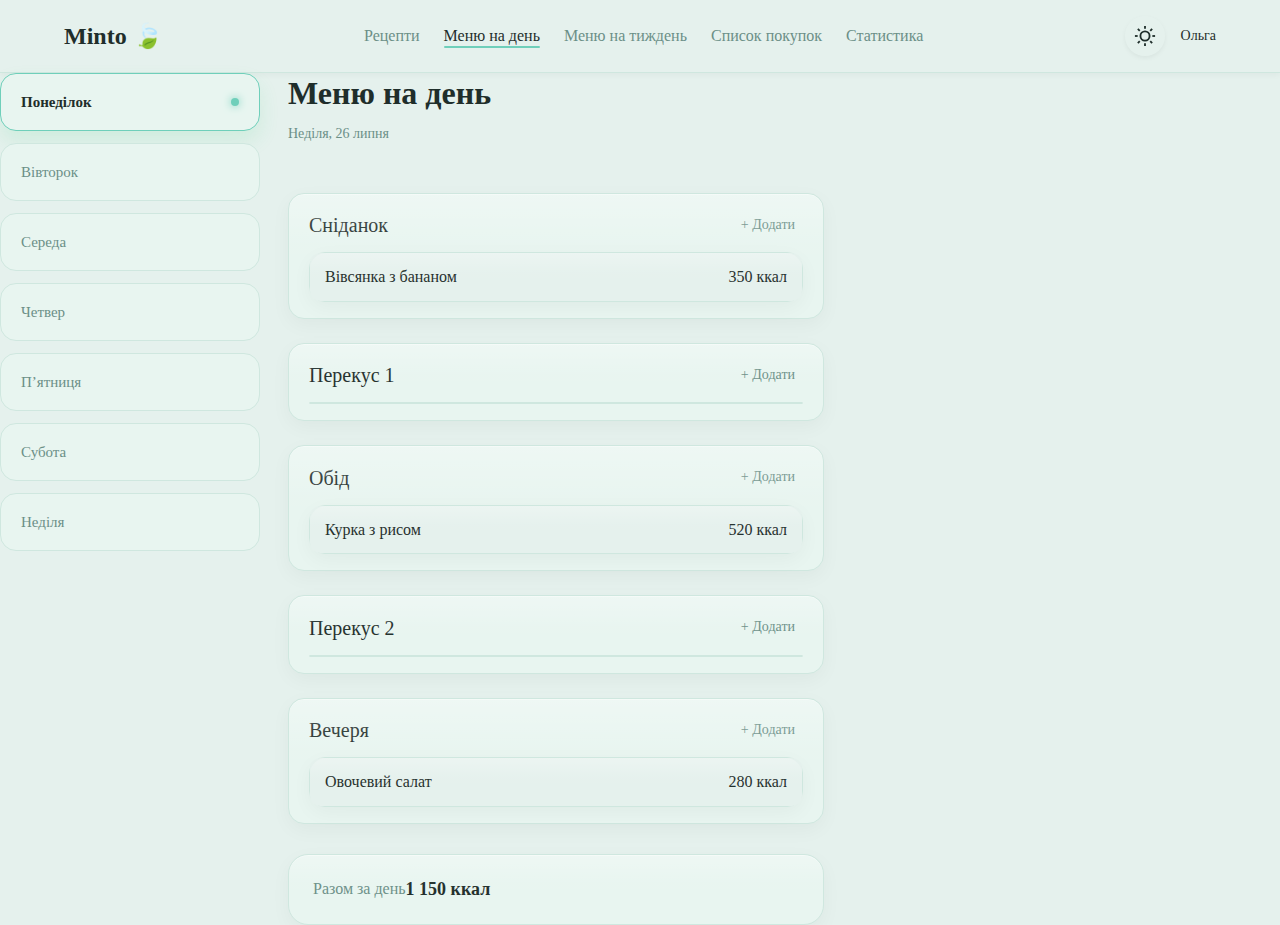
<file: index.html>
<!DOCTYPE html>
<html lang="uk">
  <head>
    <meta charset="UTF-8" />
    <meta name="viewport" content="width=device-width, initial-scale=1.0" />
    <title>Minto — Меню на день</title>

    <script>
      (function () {
        const theme = localStorage.getItem('theme');
        if (theme === 'dark') {
          document.documentElement.setAttribute('data-theme', 'dark');
        }
      })();
    </script>

    <link rel="stylesheet" href="./css/main.css" />
  </head>

  <body class="page">
    <!-- ================= HEADER ================= -->
    <header class="header">
      <div class="header__container">
        <div class="header__brand">
          <span class="header__logo">Minto 🍃</span>
        </div>

        <nav class="header__nav">
          <ul class="header__nav-list">
            <li class="header__nav-item">
              <a href="#" class="header__nav-link">Рецепти</a>
            </li>
            <li class="header__nav-item">
              <a href="#" class="header__nav-link header__nav-link--active"> Меню на день </a>
            </li>
            <li class="header__nav-item">
              <a href="#" class="header__nav-link">Меню на тиждень</a>
            </li>
            <li class="header__nav-item">
              <a href="#" class="header__nav-link">Список покупок</a>
            </li>
            <li class="header__nav-item">
              <a href="#" class="header__nav-link">Статистика</a>
            </li>
          </ul>
        </nav>

        <div class="header__actions">
          <button class="theme-toggle" type="button" aria-label="Змінити тему">
            <svg class="icon icon-sun" viewBox="0 0 24 24" aria-hidden="true">
              <circle cx="12" cy="12" r="5" />
              <g>
                <line x1="12" y1="1" x2="12" y2="4" />
                <line x1="12" y1="20" x2="12" y2="23" />
                <line x1="1" y1="12" x2="4" y2="12" />
                <line x1="20" y1="12" x2="23" y2="12" />
                <line x1="4.2" y1="4.2" x2="6.3" y2="6.3" />
                <line x1="17.7" y1="17.7" x2="19.8" y2="19.8" />
                <line x1="4.2" y1="19.8" x2="6.3" y2="17.7" />
                <line x1="17.7" y1="6.3" x2="19.8" y2="4.2" />
              </g>
            </svg>

            <svg class="icon icon-moon" viewBox="0 0 24 24" aria-hidden="true">
              <path d="M21 12.8A9 9 0 1111.2 3a7 7 0 009.8 9.8z" />
            </svg>
          </button>

          <div class="header__profile">
            <span class="header__profile-name">Ольга</span>
          </div>
        </div>
      </div>
    </header>

    <!-- ================= LAYOUT ================= -->
    <div class="layout">
      <!-- ============== SIDEBAR ================= -->
      <aside class="sidebar">
        <nav class="sidebar__nav">
          <ul class="sidebar__days">
            <li class="sidebar__day">
              <button class="sidebar__day-btn" data-day="monday" aria-current="true">
                Понеділок
              </button>
            </li>
            <li class="sidebar__day">
              <button class="sidebar__day-btn" data-day="tuesday">Вівторок</button>
            </li>
            <li class="sidebar__day">
              <button class="sidebar__day-btn" data-day="wednesday">Середа</button>
            </li>
            <li class="sidebar__day">
              <button class="sidebar__day-btn" data-day="thursday">Четвер</button>
            </li>
            <li class="sidebar__day">
              <button class="sidebar__day-btn" data-day="friday">Пʼятниця</button>
            </li>
            <li class="sidebar__day">
              <button class="sidebar__day-btn" data-day="saturday">Субота</button>
            </li>
            <li class="sidebar__day">
              <button class="sidebar__day-btn" data-day="sunday">Неділя</button>
            </li>
          </ul>
        </nav>
      </aside>

      <!-- ============== MAIN ==================== -->
      <main class="main">
        <!-- ===== PAGE HEADER ===== -->
        <section class="day-header">
          <h1 class="day-header__title">Меню на день</h1>
          <p class="day-header__date" id="dayDate">Понеділок</p>
        </section>

        <!-- ===== DAY MENU ===== -->
        <section class="day-menu" id="dayMenu">
          <!-- BREAKFAST -->
          <article class="meal meal--breakfast" data-meal="breakfast">
            <div class="meal__header">
              <h2 class="meal__title">Сніданок</h2>
              <button class="meal__add-button" type="button" data-meal="breakfast">+ Додати</button>
            </div>

            <ul class="meal__recipes">
              <li class="meal__recipe">
                <span class="meal__recipe-name">Вівсянка з бананом</span>
                <span class="meal__recipe-kcal">350 ккал</span>
              </li>
            </ul>
          </article>

          <!-- SNACK 1 -->
          <article class="meal meal--snack" data-meal="snack1">
            <div class="meal__header">
              <h2 class="meal__title">Перекус 1</h2>
              <button class="meal__add-button" type="button" data-meal="snack1">+ Додати</button>
            </div>

            <ul class="meal__recipes"></ul>
          </article>

          <!-- LUNCH -->
          <article class="meal meal--lunch" data-meal="lunch">
            <div class="meal__header">
              <h2 class="meal__title">Обід</h2>
              <button class="meal__add-button" type="button" data-meal="lunch">+ Додати</button>
            </div>

            <ul class="meal__recipes">
              <li class="meal__recipe">
                <span class="meal__recipe-name">Курка з рисом</span>
                <span class="meal__recipe-kcal">520 ккал</span>
              </li>
            </ul>
          </article>

          <!-- SNACK 2 -->
          <article class="meal meal--snack" data-meal="snack2">
            <div class="meal__header">
              <h2 class="meal__title">Перекус 2</h2>
              <button class="meal__add-button" type="button" data-meal="snack2">+ Додати</button>
            </div>

            <ul class="meal__recipes"></ul>
          </article>

          <!-- DINNER -->
          <article class="meal meal--dinner" data-meal="dinner">
            <div class="meal__header">
              <h2 class="meal__title">Вечеря</h2>
              <button class="meal__add-button" type="button" data-meal="dinner">+ Додати</button>
            </div>

            <ul class="meal__recipes">
              <li class="meal__recipe">
                <span class="meal__recipe-name">Овочевий салат</span>
                <span class="meal__recipe-kcal">280 ккал</span>
              </li>
            </ul>
          </article>
        </section>

        <!-- ===== DAY SUMMARY ===== -->
        <section class="day-summary">
          <div class="day-summary__item">
            <span class="day-summary__label">Разом за день</span>
            <span class="day-summary__value">1 150 ккал</span>
          </div>
        </section>
      </main>
    </div>
    <script src="js/day-data.js"></script>
    <script src="js/meals.js"></script>
    <script type="module" src="js/sidebar-days.js"></script>
    <script src="js/theme-toggle.js"></script>
  </body>
</html>
</file>
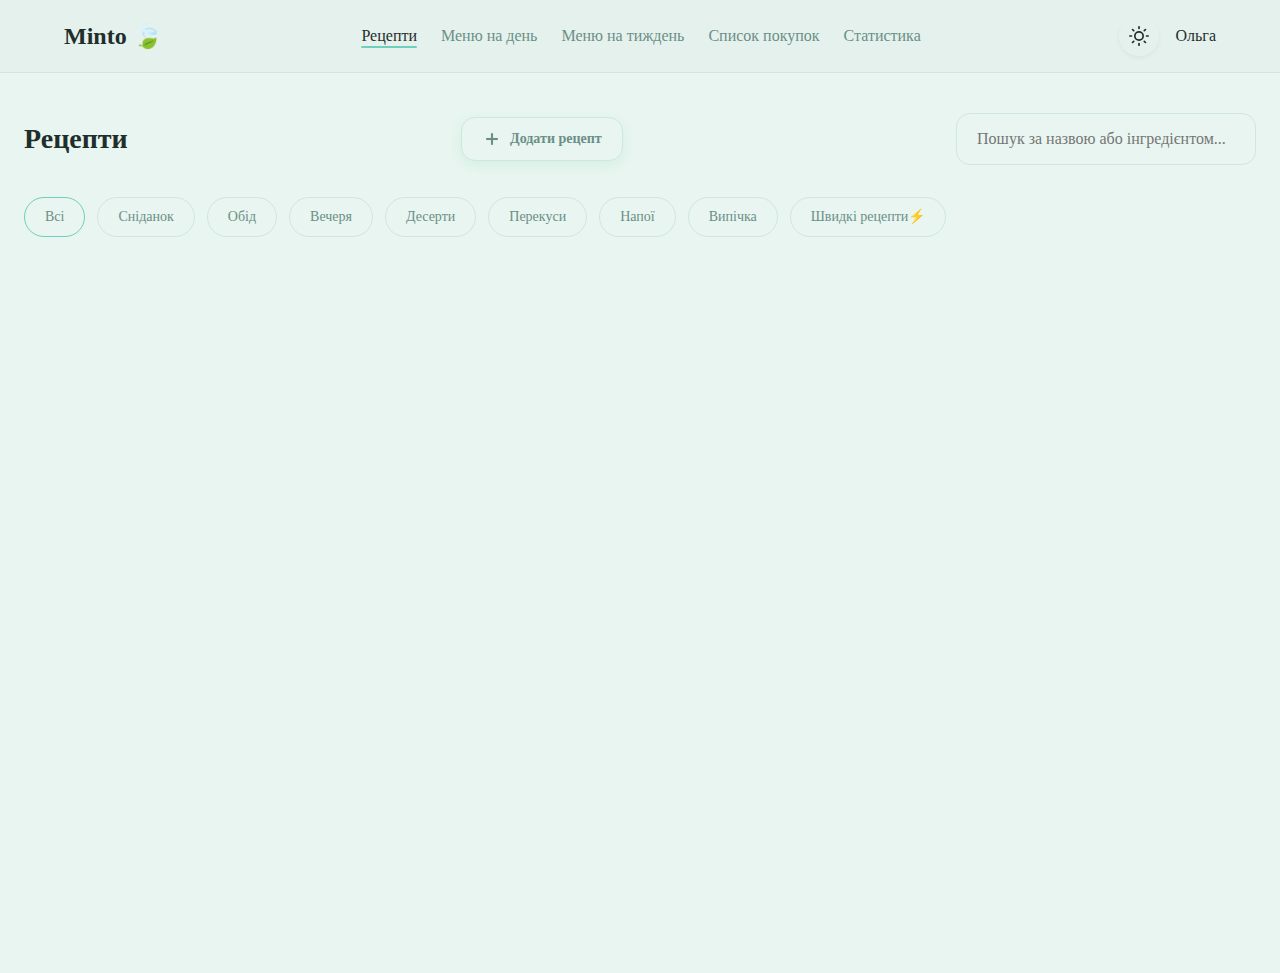
<file: recipes.html>
<!doctype html>
<html lang="uk">
  <head>
    <meta charset="UTF-8" />
    <meta name="viewport" content="width=device-width, initial-scale=1.0" />
    <title>Рецепти</title>

    <script>
      (function () {
        const theme = localStorage.getItem('theme');
        if (theme === 'dark') {
          document.documentElement.setAttribute('data-theme', 'dark');
        }
      })();
    </script>

    <link rel="stylesheet" href="./css/main.css" />
  </head>

  <body class="page">
    <header class="header">
      <div class="header__container">
        <a href="index.html" class="header__logo">Minto 🍃</a>

        <nav class="header__nav">
          <ul class="header__nav-list">
            <li>
              <a href="recipes.html" class="header__nav-link header__nav-link--active">Рецепти</a>
            </li>
            <li>
              <a href="index.html" class="header__nav-link">Меню на день</a>
            </li>
            <li><a href="#" class="header__nav-link">Меню на тиждень</a></li>
            <li><a href="#" class="header__nav-link">Список покупок</a></li>
            <li><a href="#" class="header__nav-link">Статистика</a></li>
          </ul>
        </nav>

        <div class="header__actions">
          <button class="theme-toggle" type="button" aria-label="Змінити тему">
            <svg
              class="sun-icon"
              xmlns="http://www.w3.org/2000/svg"
              width="20"
              height="20"
              viewBox="0 0 24 24"
              fill="none"
              stroke="currentColor"
              stroke-width="2"
              stroke-linecap="round"
              stroke-linejoin="round">
              <circle cx="12" cy="12" r="5"></circle>
              <line x1="12" y1="1" x2="12" y2="3"></line>
              <line x1="12" y1="21" x2="12" y2="23"></line>
              <line x1="4.22" y1="4.22" x2="5.64" y2="5.64"></line>
              <line x1="18.36" y1="18.36" x2="19.78" y2="19.78"></line>
              <line x1="1" y1="12" x2="3" y2="12"></line>
              <line x1="21" y1="12" x2="23" y2="12"></line>
              <line x1="4.22" y1="19.78" x2="5.64" y2="18.36"></line>
              <line x1="18.36" y1="5.64" x2="19.78" y2="4.22"></line>
            </svg>
            <svg
              class="moon-icon"
              xmlns="http://www.w3.org/2000/svg"
              width="20"
              height="20"
              viewBox="0 0 24 24"
              fill="none"
              stroke="currentColor"
              stroke-width="2"
              stroke-linecap="round"
              stroke-linejoin="round">
              <path d="M21 12.79A9 9 0 1 1 11.21 3 7 7 0 0 0 21 12.79z" />
            </svg>
          </button>
          <a href="profile.html" class="header__profile-name">Ольга</a>
        </div>
      </div>
    </header>

    <main class="recipe-page">
      <div class="container">
        <header class="recipe-page__intro">
          <h1 class="recipe-page__title">Рецепти</h1>
          <div class="recipe-page__actions">
            <button class="btn-add-recipe" id="open-add-modal">
              <svg
                width="20"
                height="20"
                viewBox="0 0 24 24"
                fill="none"
                stroke="currentColor"
                stroke-width="2.5">
                <line x1="12" y1="5" x2="12" y2="19"></line>
                <line x1="5" y1="12" x2="19" y2="12"></line>
              </svg>
              <span>Додати рецепт</span>
            </button>
          </div>
          <div class="recipe-page__search">
            <input
              type="text"
              class="recipe-page__search-input"
              placeholder="Пошук за назвою або інгредієнтом..." />
          </div>
        </header>

        <nav class="recipe-filters">
          <div class="recipe-filters__group">
            <div class="recipe-filters__list">
              <button class="recipe-filters__item recipe-filters__item--active" data-category="all">
                Всі
              </button>
              <button class="recipe-filters__item" data-category="breakfast">Сніданок</button>
              <button class="recipe-filters__item" data-category="lunch">Обід</button>
              <button class="recipe-filters__item" data-category="dinner">Вечеря</button>
              <button class="recipe-filters__item" data-category="dessert">Десерти</button>
              <button class="recipe-filters__item" data-category="snack">Перекуси</button>
              <button class="recipe-filters__item" data-category="drinks">Напої</button>
              <button class="recipe-filters__item" data-category="bakery">Випічка</button>
              <button class="recipe-filters__item" data-category="fast">Швидкі рецепти⚡️</button>
            </div>
          </div>
        </nav>

        <div class="recipe-grid" id="recipe-container"></div>
      </div>
    </main>

    <div class="modal-overlay" id="add-recipe-modal">
      <div class="modal-card">
        <button class="modal-card__close" id="close-modal">&times;</button>

        <div id="initial-options-view">
          <div class="modal-card__header">
            <h2>Створити магію ✨</h2>
            <p>Оцифруйте скриншот або запишіть власну ідею</p>
          </div>

          <div class="modal-card__options">
            <label class="option-card option-card--ai" for="ai-upload">
              <input type="file" id="ai-upload" accept="image/*" hidden />
              <div class="option-card__icon">📸</div>
              <div class="option-card__info">
                <h3>Завантажити скриншот</h3>
                <p>ШІ сам розпізнає текст та інгредієнти</p>
              </div>
            </label>

            <button class="option-card" id="manual-entry-btn" type="button">
              <div class="option-card__icon">✍️</div>
              <div class="option-card__info">
                <h3>Ввести вручну</h3>
                <p>Створіть рецепт з нуля самостійно</p>
              </div>
            </button>
          </div>
        </div>

        <div id="recipe-preview-form" style="display: none">
          <div class="modal-card__header">
            <h2>Додати рецепт</h2>
            <p>Перевір дані перед збереженням</p>
          </div>

          <form class="preview-form" id="main-recipe-form">
            <div class="form-group">
              <label for="prev-name">Назва страви</label>
              <input
                type="text"
                id="prev-name"
                required
                placeholder="Наприклад: Вівсянка з ягодами" />
            </div>

            <div class="form-row" style="display: flex; gap: 15px">
              <div class="form-group" style="flex: 1">
                <label for="prev-calories">Ккал</label>
                <input type="number" id="prev-calories" placeholder="320" />
              </div>
              <div class="form-group" style="flex: 1">
                <label for="prev-category">Категорія</label>
                <select id="prev-category">
                  <option value="breakfast">Сніданок</option>
                  <option value="lunch">Обід</option>
                  <option value="dinner">Вечеря</option>
                  <option value="snack">Перекус</option>
                  <option value="dessert">Десерт</option>
                  <option value="drinks">Напої</option>
                  <option value="bakery">Випічка</option>
                  <option value="fast">Швидкі рецепти⚡️</option>
                </select>
              </div>
            </div>

            <div class="form-group">
              <label for="prev-ingredients"
                >Інгредієнти (краще писати через кому: Назва, Кількість)</label
              >
              <textarea
                id="prev-ingredients"
                placeholder="Вівсянка, 50г&#10;Молоко, 100мл"></textarea>
            </div>

            <div class="form-group">
              <label for="prev-steps">Спосіб приготування</label>
              <textarea id="prev-steps" placeholder="1. Змішайте...&#10;2. Запікайте..."></textarea>
            </div>

            <div class="modal-card__actions">
              <button type="button" class="btn-secondary" id="cancel-preview">Скасувати</button>
              <button type="submit" class="btn-primary" id="save-recipe-btn">
                Зберегти рецепт 🥗
              </button>
            </div>
          </form>
        </div>
      </div>
    </div>

    <div id="confirm-modal" class="modal-overlay">
      <div class="modal-card confirm-box">
        <h3>Видалити рецепт?</h3>
        <p>Цю дію неможливо буде скасувати.</p>
        <div class="confirm-btns">
          <button id="confirm-yes" class="btn-confirm btn-danger">Так, видалити</button>
          <button id="confirm-no" class="btn-confirm btn-secondary">Скасувати</button>
        </div>
      </div>
    </div>
    <div id="view-recipe-modal" class="modal-overlay">
      <div class="modal-card recipe-detail">
        <button class="modal-card__close" id="close-view-modal">&times;</button>

        <div class="recipe-detail__header">
          <h2 id="view-title">Назва рецепта</h2>
          <div class="recipe-detail__tags" id="view-tags"></div>
        </div>
        <div class="recipe-view__actions">
          <button class="btn-primary" id="edit-recipe-btn">Редагувати рецепт ✏️</button>
        </div>
        <div class="recipe-rating">
          <span class="star" data-value="1">★</span>
          <span class="star" data-value="2">★</span>
          <span class="star" data-value="3">★</span>
          <span class="star" data-value="4">☆</span>
          <span class="star" data-value="5">☆</span>
          <span class="rating-value">3.0</span>
        </div>

        <div class="nutrition-summary">
          <div class="nutrition-item">
            <span class="nutrition-val" id="view-calories">0</span>
            <span class="nutrition-label">ккал</span>
          </div>
          <div class="nutrition-divider"></div>
          <div class="nutrition-item">
            <span class="nutrition-val" id="view-proteins">0</span>
            <span class="nutrition-label">Білки</span>
          </div>
          <div class="nutrition-item">
            <span class="nutrition-val" id="view-carbs">0</span>
            <span class="nutrition-label">Вугл.</span>
          </div>
          <div class="nutrition-item">
            <span class="nutrition-val" id="view-fats">0</span>
            <span class="nutrition-label">Жири</span>
          </div>
        </div>

        <div class="recipe-detail__body">
          <section class="recipe-section">
            <h3><span class="icon">🌱</span> Інгредієнти</h3>
            <ul id="view-ingredients-list" class="ingredients-list"></ul>
          </section>

          <section class="recipe-section">
            <h3><span class="icon">👨‍🍳</span> Спосіб приготування</h3>
            <div id="view-steps" class="steps-content"></div>
          </section>

          <section class="recipe-section recipe-section--notes">
            <h3><span class="icon">📝</span> Мої нотатки</h3>
            <textarea id="view-notes" placeholder="Додай свої зауваження до рецепта..."></textarea>
            <button id="save-notes-btn" class="btn-save-mini">Зберегти нотатку</button>
          </section>
        </div>
      </div>
    </div>

    <script src="js/add-recipe.js"></script>
    <script src="js/theme-toggle.js"></script>
  </body>
</html>
</file>
<file: css/main.css>
@charset "UTF-8";
/* =====================================================
   1. SETTINGS / TOKENS
   (не генерує CSS або генерує мінімум)
   ===================================================== */
@import url("https://fonts.googleapis.com/css2?family=EB+Garamond:wght@500;600&family=Inter:wght@400;500&family=Vollkorn:ital,wght@0,400;0,700;1,400&display=swap");
:root {
  /* Backgrounds */
  --color-bg-primary: #e5f1ed;
  --color-bg-secondary: #e8f5f0;
  --color-bg-sidebar: #dff1eb;
  --color-bg-hover: rgba(111, 207, 186, 0.12);
  /* Surface */
  --color-surface: #e8f5f0;
  /* Accent (МʼЯТНИЙ, НЕ СИНІЙ) */
  --color-accent: #6fcfba;
  --color-accent-hover: #5cbda8;
  --color-accent-soft: rgba(111, 207, 186, 0.18);
  /* Text */
  --color-text-primary: #1f2e2b;
  --color-text-secondary: #6b8f87;
  --color-text-inverse: #ffffff;
  /* Border */
  --color-border: #cfe7df;
}

[data-theme=dark] {
  --color-bg-primary: #0f1f1b;
  --color-bg-secondary: #162e28;
  --color-bg-sidebar: #122722;
  --color-bg-hover: rgba(111, 207, 186, 0.12);
  --color-surface: #162e28;
  --color-accent: #6fcfba;
  --color-accent-hover: #8adbc9;
  --color-accent-soft: rgba(111, 207, 186, 0.22);
  --color-text-primary: #e6f6f1;
  --color-text-secondary: #9bcfc1;
  --color-text-inverse: #0f1f1b;
  --color-border: #234a40;
}

/* =====================================================
   2. RESET + BASE
   (глобальні стилі, фон, типографія)
   ===================================================== */
/* ================= RESET ================= */
/* тільки технічний reset, без стилів */
/* ===============================
   RESET
   =============================== */
/* RESET для заголовків у layout */
/* Margin / padding reset */
*,
*::before,
*::after {
  margin: 0;
  padding: 0;
}

/* Remove default list styles */
ul,
ol {
  list-style: none;
}

/* Images behave predictably */
img,
picture,
video,
canvas,
svg {
  display: block;
  max-width: 100%;
}

/* Form elements inherit fonts */
input,
button,
textarea,
select {
  font: inherit;
}

/* Buttons */
button {
  background: none;
  border: none;
  cursor: pointer;
}

/* Links */
a {
  text-decoration: none;
  color: inherit;
}

/* Tables */
table {
  border-collapse: collapse;
  border-spacing: 0;
}

/* ===============================
   BASE
   =============================== */
/* Global box model — MUST BE HERE */
html {
  box-sizing: border-box;
  font-size: 16px;
  /* theme smoothness (НЕ transition!) */
  background-color: var(--color-bg-primary);
  color: var(--color-text-primary);
}

*,
*::before,
*::after {
  box-sizing: inherit;
}

/* Body */
body {
  min-height: 100vh;
  font-family: var(--font-body);
  font-weight: 400;
  line-height: 1.6;
  background-color: var(--color-bg-primary);
  color: var(--color-text-primary);
  -webkit-font-smoothing: antialiased;
  -moz-osx-font-smoothing: grayscale;
}

.app-bg {
  min-height: 100vh;
  background-color: var(--color-bg-primary);
}

.app-shell {
  max-width: 1320px;
  margin: 0 auto;
  padding: 0 24px;
}

/* ===============================
   HEADINGS
   =============================== */
h1,
h2,
h3,
h4,
h5,
h6 {
  font-family: var(--font-heading);
  font-weight: 600;
  line-height: 1.3;
  color: var(--color-text-primary);
}

h1 {
  font-size: 28px;
}

h2 {
  font-size: 20px;
}

h3 {
  font-size: 18px;
}

/* ===============================
   TEXT
   =============================== */
p {
  margin-bottom: 16px;
}

span {
  font: inherit;
  color: inherit;
}

small,
.text-muted {
  font-size: 14px;
  color: var(--color-text-secondary);
}

/* ===============================
   FORMS
   =============================== */
input,
select,
textarea {
  background-color: var(--color-bg-primary);
  color: var(--color-text-primary);
}

/* ===============================
   ACCESSIBILITY
   =============================== */
:focus-visible {
  outline: 2px solid var(--color-accent);
  outline-offset: 2px;
}

a {
  color: inherit;
  text-decoration: none;
}
a:hover {
  text-decoration: none;
}

/* 🟢 ВИМИКАЄМО ТІЛЬКИ КОЛІРНІ transition НА СТАРТІ */
html.no-transition,
html.no-transition * {
  transition-property: background-color, color, border-color, fill !important;
  transition-duration: 0s !important;
}

/* 🟢 Анімація ТІЛЬКИ при кліку */
html.theme-transition,
html.theme-transition * {
  transition-property: background-color, color, border-color, fill;
  transition-duration: 0.25s;
  transition-timing-function: ease;
}

/* =====================================================
   3. LAYOUTS
   (каркас сторінок)
   ===================================================== */
/* =============================================================
   GLOBAL LAYOUT — CANONICAL
   ============================================================= */
.container {
  max-width: 1320px;
  margin: 0 auto;
  padding: 0 24px;
  width: 100%;
  box-sizing: border-box;
}

.layout {
  display: grid;
  grid-template-columns: 260px minmax(520px, 1fr) 280px 120px;
  gap: 28px;
}

/* =============================================================
   PAGE WRAPPER
   ============================================================= */
.page {
  min-height: 100vh;
  background-color: var(--color-bg-primary);
  display: flex;
  flex-direction: column;
}

/* =============================================================
   THE MAGIC HEADER — ВИРІВНЮВАННЯ ВСЬОГО ПО ЛІНІЙЦІ
   ============================================================= */
.column-header {
  height: 80px; /* Залишаємо фіксовану висоту */
  margin-bottom: 24px;
  display: flex;
  flex-direction: column;
  /* 🔑 ЗМІНЕНО: Вирівнюємо по верхньому краю, а не по центру */
  justify-content: flex-start;
  align-items: center;
  /* Додаємо внутрішній відступ зверху, щоб текст не впирався в край */
  padding-top: 20px;
  text-align: center;
  box-sizing: border-box; /* Щоб padding не збільшив висоту 80px */
}

/* Прибираємо будь-які зовнішні відступи у заголовків */
.column-header h1,
.column-header h2,
.column-header h3 {
  margin: 0 !important;
  padding: 0;
  font-family: var(--font-body);
  font-size: 20px;
  font-weight: 700;
  line-height: 1.2; /* Фіксована висота рядка — це критично */
  color: var(--color-text-primary);
}

/* Дата в центральній колонці */
.column-header__meta {
  margin-top: 4px; /* Відстань ВІД заголовка ДО дати */
  font-size: 14px;
  font-weight: 500;
  color: var(--color-text-secondary);
  line-height: 1.2;
  min-height: 1.2em; /* 🔑 Резервуємо місце, навіть якщо дата ще не завантажилась */
}

/* Фікс для центральної колонки, щоб дата стояла під заголовком */
.column-header--menu {
  gap: 4px;
}

.column-header__date {
  margin: 0;
  line-height: 1.2;
  font-size: 14px;
  font-weight: 500;
  color: var(--color-text-secondary);
}

/* =============================================================
   STRUCTURE FOR EACH COLUMN
   ============================================================= */
.sidebar,
.main,
.right-sidebar,
.water-sidebar {
  display: flex;
  flex-direction: column;
  min-width: 0;
}

/* Центрування капсули води */
.water-sidebar {
  align-items: center;
}

/* =============================================================
   MAIN CONTENT COLUMN
   ============================================================= */
.main {
  width: 100%;
}

/* =============================================================
   PROFILE PAGE — LOCAL LAYOUT (SAFE)
   ============================================================= */
.profile-page {
  width: 100%;
  margin: 0;
  display: flex;
  flex-direction: column;
  gap: 32px;
  animation: fadeInPage 0.6s cubic-bezier(0.4, 0, 0.2, 1);
}

.profile-layout {
  display: grid;
  grid-template-columns: 1.1fr 0.9fr;
  gap: 56px;
  align-items: start;
  width: 100%;
  box-sizing: border-box;
}
.profile-layout__left, .profile-layout__right {
  display: flex;
  flex-direction: column;
  gap: 28px;
  min-width: 0;
}
.profile-layout__right {
  align-items: center;
}

/* =============================================================
   FADE ANIMATION
   ============================================================= */
@keyframes fadeInPage {
  from {
    opacity: 0;
    transform: translateY(16px);
  }
  to {
    opacity: 1;
    transform: translateY(0);
  }
}
/* =============================================================
   RESPONSIVE — TABLET
   ============================================================= */
@media (max-width: 1200px) {
  .layout {
    grid-template-columns: 240px minmax(0, 1fr) 240px 80px;
    gap: 20px;
  }
}
/* =============================================================
   RESPONSIVE — MOBILE
   ============================================================= */
@media (max-width: 1024px) {
  .layout {
    grid-template-columns: 1fr;
    padding: 0 16px;
  }
  .sidebar,
  .right-sidebar,
  .water-sidebar {
    display: none; /* Сайдбари ховаються на телефонах */
  }
  .profile-layout {
    grid-template-columns: 1fr;
    gap: 40px;
  }
}
/* ================= HEADER ================= */
.header {
  background-color: var(--color-bg-primary);
  border-bottom: 1px solid var(--color-border);
  box-shadow: 0 2px 6px rgba(15, 31, 27, 0.04);
}

.header__container {
  max-width: 1200px;
  margin: 0 auto;
  padding: 16px 24px;
  display: flex;
  align-items: center;
  justify-content: space-between;
}

/* ---------- BRAND ---------- */
.header__brand {
  display: flex;
  align-items: center;
}

.header__logo {
  font-family: var(--font-heading);
  font-size: 24px;
  font-weight: 600;
  color: var(--color-text-primary);
}

/* ---------- NAVIGATION ---------- */
.header__nav {
  margin: 0 32px;
}

.header__nav-list {
  display: flex;
  gap: 24px;
  list-style: none;
  margin: 0;
  padding: 0;
}

.header__nav-link {
  font-family: var(--font-body);
  font-size: 16px;
  color: var(--color-text-secondary);
  text-decoration: none;
  position: relative;
  padding-bottom: 4px;
  transition: color 0.2s ease;
}
.header__nav-link:hover, .header__nav-link:focus-visible {
  color: var(--color-text-primary);
}
.header__nav-link--active {
  color: var(--color-text-primary);
}
.header__nav-link--active::after {
  content: "";
  position: absolute;
  left: 0;
  bottom: 0;
  width: 100%;
  height: 2px;
  background-color: var(--color-accent);
  border-radius: 2px;
}

/* ---------- ACTIONS ---------- */
.header__actions {
  display: flex;
  align-items: center;
  gap: 16px;
}

.header__profile {
  font-family: var(--font-body);
  font-size: 14px;
  color: var(--color-text-primary);
}

.header__profile-name {
  font-weight: 500;
}

/* ---------- THEME TOGGLE ---------- */
.header__theme-toggle {
  display: flex;
  align-items: center;
}

/* КНОПКА */
.theme-toggle {
  width: 40px;
  height: 40px;
  display: flex;
  align-items: center;
  justify-content: center;
  background-color: var(--color-surface);
  border: 1px solid var(--color-border);
  border-radius: 50%;
  color: var(--color-text-secondary);
  cursor: pointer;
  box-shadow: 0 2px 5px rgba(0, 0, 0, 0.05);
  transition: all 0.25s ease;
}
.theme-toggle .moon-icon {
  display: none;
}
.theme-toggle .sun-icon {
  display: block;
}
.theme-toggle svg {
  transition: transform 0.4s ease;
}
.theme-toggle:hover {
  background-color: var(--color-accent-soft);
  color: var(--color-accent);
  border-color: var(--color-accent);
  transform: translateY(-1px);
}
.theme-toggle:hover svg {
  transform: rotate(15deg);
}
.theme-toggle:active {
  transform: translateY(0);
}

/* ---------- DARK THEME ---------- */
[data-theme=dark] .theme-toggle .sun-icon {
  display: none;
}
[data-theme=dark] .theme-toggle .moon-icon {
  display: block;
  color: var(--color-accent);
}

/* =============================================================
   LEFT SIDEBAR — ДНІ ТИЖНЯ
   ============================================================= */
.sidebar {
  padding: 0 0 16px;
  background-color: transparent;
  box-sizing: border-box;
}

.sidebar__days {
  list-style: none;
  margin: 0;
  padding: 0;
  display: flex;
  flex-direction: column;
  gap: 12px;
}

.sidebar__day-btn {
  width: 100%;
  display: flex;
  justify-content: space-between;
  align-items: center;
  padding: 16px 20px;
  font-family: var(--font-body);
  font-size: 15px;
  font-weight: 500;
  color: var(--color-text-secondary);
  background: var(--color-surface);
  border-radius: 16px;
  border: 1px solid var(--color-border);
  cursor: pointer;
  transition: all 0.3s ease;
}

.sidebar__day-btn:hover {
  color: var(--color-text-primary);
  border-color: var(--color-accent-soft);
  transform: translateY(-2px);
  box-shadow: 0 8px 16px rgba(0, 0, 0, 0.05);
}

.sidebar__day-btn[aria-current=true] {
  color: var(--color-text-primary);
  font-weight: 600;
  border-color: var(--color-accent);
  box-shadow: 0 10px 20px rgba(46, 204, 113, 0.12);
}

.sidebar__day-btn[aria-current=true]::after {
  content: "";
  width: 8px;
  height: 8px;
  border-radius: 50%;
  background: var(--color-accent);
  box-shadow: 0 0 8px var(--color-accent);
}

/* =============================================================
   RIGHT SIDEBAR — СТАТИСТИКА
   ============================================================= */
.right-sidebar {
  align-self: start;
  margin-left: -12px;
}

.right-sidebar__inner {
  position: sticky;
  top: calc(var(--header-height, 60px) + 20px);
  display: flex;
  flex-direction: column;
  gap: 16px;
}

.stats {
  display: flex;
  flex-direction: column;
  gap: 12px;
}

/* === CIRCULAR CHARTS === */
.circle-bg {
  stroke: var(--color-border);
  fill: none;
  stroke-width: 3;
}

.circle-progress {
  fill: none;
  stroke-width: 3;
  stroke-linecap: round;
  stroke: var(--color-accent);
  transform: rotate(-90deg);
  transform-origin: center;
  transition: stroke-dasharray 0.3s ease, stroke 0.3s ease, opacity 0.3s ease;
}

/* WARNING — 80–99% */
.circle-progress--warning {
  stroke: #f5a623;
}

/* OVER — 100%+ */
.circle-progress--over {
  stroke: #e53935;
}

/* === MAIN CALORIES CARD === */
.stat-card--main {
  display: flex;
  align-items: center;
  gap: 16px;
  padding: 20px;
  background: var(--color-surface);
  border-radius: 20px;
  border: 1px solid var(--color-border);
}

.stat-card__chart {
  width: 64px;
  height: 64px;
  flex-shrink: 0;
}
.stat-card__chart svg {
  width: 100%;
  height: 100%;
}

.stat-card__title {
  font-size: 14px;
  font-weight: 600;
}

.stat-card__value {
  font-size: 16px;
  font-weight: 700;
}

/* === MACROS === */
.macros-grid {
  display: flex;
  flex-direction: column;
  gap: 12px;
}

.macro-item {
  display: flex;
  align-items: center;
  gap: 14px;
  padding: 10px 16px;
  background: var(--color-surface);
  border-radius: 16px;
  border: 1px solid var(--color-border);
}

.macro-item__chart {
  width: 48px;
  height: 48px;
  flex-shrink: 0;
}
.macro-item__chart svg {
  width: 100%;
  height: 100%;
}

.macro-item__label {
  font-size: 11px;
  text-transform: uppercase;
  letter-spacing: 0.05em;
  color: var(--color-text-secondary);
}

.macro-item__value {
  font-size: 15px;
  font-weight: 700;
  color: var(--color-text-primary);
}

/* =============================================================
   4 КОЛОНКА — WATER SIDEBAR (PREMIUM HEALTH APP)
   ============================================================= */
.water-sidebar {
  align-self: start;
  width: 64px;
  display: flex;
  justify-content: center;
}

.water-sidebar .column-header {
  margin-bottom: 20px;
  text-align: center;
}

/* ================= WATER METER ================= */
.water-meter {
  width: 100%;
  display: flex;
  flex-direction: column;
  align-items: center;
  gap: 12px;
  font-family: var(--font-body);
}

/* === GLASS / CAPSULE === */
.water-meter__glass {
  position: relative;
  width: 100%;
  height: min(320px, 100vh - 360px);
  border-radius: 20px;
  overflow: hidden;
  /* Додаємо flex для легкого центрування тексту */
  display: flex;
  align-items: center; /* Центрує по вертикалі */
  justify-content: center; /* Центрує по горизонталі */
  background: linear-gradient(180deg, rgba(255, 255, 255, 0.55) 0%, rgba(255, 255, 255, 0.18) 100%);
  border: 1px solid rgba(255, 255, 255, 0.45);
  box-shadow: inset 0 0 0 1px rgba(255, 255, 255, 0.35), inset 0 -18px 28px rgba(0, 0, 0, 0.08), 0 12px 32px rgba(0, 0, 0, 0.06);
}

/* === WATER FILL === */
.water-meter__fill {
  position: absolute;
  inset-inline: 0;
  bottom: 0;
  height: var(--level, 0%);
  z-index: 1;
  /* НОВИЙ ПАСТЕЛЬНИЙ КОЛІР */
  background: linear-gradient(180deg, #e0f2f1 0%, #b3ded7 55%, #8cc9bb 100%);
  border-radius: 999px 999px 0 0;
  transition: height 0.7s cubic-bezier(0.4, 0, 0.2, 1);
  /* М'якша тінь, щоб не було "брудного" ефекту */
  box-shadow: inset 0 10px 14px rgba(255, 255, 255, 0.4), inset 0 -10px 18px rgba(0, 0, 0, 0.05);
}

/* === VERTICAL VALUE TEXT === */
.water-meter__value {
  /* 1. Позиціювання: дозволяємо Flexbox-у батька керувати центром */
  position: relative;
  z-index: 10 !important;
  /* 2. Розвертаємо вздовж капсули */
  /* rotate(-90deg) повертає текст вертикально (читається знизу вгору) */
  transform: rotate(-90deg);
  /* 3. Оформлення */
  font-size: 11px; /* Для вертикального тексту краще трохи менший шрифт */
  font-weight: 800;
  white-space: nowrap;
  /* 4. Колір (темно-м'ятний для контрасту) */
  color: #2c4e47 !important;
  /* 5. Читабельність на будь-якому рівні води */
  text-shadow: 0 0 10px rgba(255, 255, 255, 0.9);
  pointer-events: none;
}

/* ================= ACTION BUTTONS ================= */
.water-actions {
  display: flex;
  flex-direction: column;
  gap: 8px;
  width: 100%;
  margin-top: 10px;
}

.water-btn {
  width: 100%;
  height: 52px;
  display: flex;
  flex-direction: column;
  align-items: center;
  justify-content: center;
  gap: 4px;
  background: rgba(255, 255, 255, 0.1);
  border: 1px solid rgba(255, 255, 255, 0.6);
  border-radius: 14px;
  backdrop-filter: blur(10px);
  -webkit-backdrop-filter: blur(10px);
  box-shadow: 0 6px 16px rgba(0, 0, 0, 0.06);
  cursor: pointer;
  transition: all 0.3s cubic-bezier(0.4, 0, 0.2, 1);
}

.water-btn:hover {
  background: rgba(168, 233, 221, 0.06); /* Трохи яскравіше при наведенні */
  box-shadow: 0 8px 20px rgba(91, 189, 245, 0.2); /* Блакитне сяйво */
}

.water-btn:active {
  transform: translateY(0);
}

/* IMPORTANT: JS SAFE */
.water-btn svg {
  width: 22px;
  height: 22px;
  color: #2e5d6c; /* Твій основний синій колір */
  transition: all 0.3s ease;
  filter: drop-shadow(0 0 2px rgba(41, 89, 97, 0.452)); /* Легке сяйво самої іконки */
}

.water-btn:hover svg {
  color: #2b5965; /* Світліший при наведенні */
  transform: translateY(-2px);
}

.water-btn__text {
  font-size: 9px;
  font-weight: 700;
  letter-spacing: 0.04em;
  color: var(--color-text-secondary);
}

/* ================= RESET ================= */
.water-reset-btn {
  margin-top: 6px;
  background: none;
  border: none;
  font-size: 9px;
  letter-spacing: 0.12em;
  color: var(--color-text-secondary);
  opacity: 0.35;
  cursor: pointer;
  transition: opacity 0.2s ease, color 0.2s ease;
}

.water-reset-btn:hover {
  opacity: 1;
  color: #e06b6b;
}

/* =============================================================
   ТВОЯ ПАЛІТРА КОЛЬОРІВ — ПІДСИЛЕНА, АЛЕ ТА САМА ГАМА
   ============================================================= */
.circle-progress--main {
  stroke: #9fd3c4;
} /* калорії */
.circle-progress--p {
  stroke: #7fbfb6;
} /* білки */
.circle-progress--f {
  stroke: #b7cf8f;
} /* жири */
.circle-progress--c {
  stroke: #8fc79f;
} /* вуглеводи */
/* OVER STATE — ЧІТКО ВИДНО */
.circle-progress--main.circle-progress--over {
  stroke: #e07b7b;
}

.circle-progress--p.circle-progress--over {
  stroke: #4fb3a6;
}

.circle-progress--f.circle-progress--over {
  stroke: #8fbf63;
}

.circle-progress--c.circle-progress--over {
  stroke: #5fbf87;
}

.circle-progress--over {
  animation: progress-pulse 1.6s ease-in-out infinite;
}

@keyframes progress-pulse {
  0% {
    opacity: 1;
  }
  50% {
    opacity: 0.65;
  }
  100% {
    opacity: 1;
  }
}
/* ================= DAY HEADER ================= */
.day-header {
  margin-bottom: 32px;
}
.day-header__title {
  font-family: var(--font-heading);
  font-size: 32px;
  font-weight: 600;
  color: var(--color-text-primary);
  margin: 0;
}
.day-header__date {
  margin-top: 8px;
  font-family: var(--font-body);
  font-size: 14px;
  color: var(--color-text-secondary);
}

/* ================= DAY MENU ================= */
.day-menu {
  display: flex;
  flex-direction: column;
  gap: 24px;
  width: 100%;
  max-width: 560px;
  margin: 0 auto;
  box-sizing: border-box;
}

/* ================= MEAL BLOCK ================= */
.meal {
  width: 100%;
  box-sizing: border-box;
  background-color: var(--color-surface);
  border: 1px solid var(--color-border);
  border-radius: 16px;
  padding: 16px 20px;
  transition: border-color 0.3s ease, box-shadow 0.3s ease, transform 0.3s ease;
}
.meal:hover {
  border-color: var(--color-accent-soft);
  box-shadow: 0 10px 24px rgba(0, 0, 0, 0.06);
  transform: translateY(-2px);
}
[data-theme=dark] .meal {
  box-shadow: none;
}
.meal__header {
  display: flex;
  align-items: center;
  justify-content: space-between;
  margin-bottom: 12px;
}
.meal__title {
  font-family: var(--font-heading);
  font-size: 20px;
  font-weight: 500;
  color: var(--color-text-primary);
  margin: 0;
}
.meal__add-button {
  font-family: var(--font-body);
  font-size: 14px;
  color: var(--color-text-secondary);
  background: none;
  border: none;
  cursor: pointer;
  padding: 4px 8px;
  transition: color 0.2s ease, transform 0.2s ease;
}
.meal__add-button:hover {
  color: var(--color-accent);
  transform: translateY(-1px);
}
.meal__recipes {
  list-style: none;
  margin: 0;
  padding: 0;
  display: flex;
  flex-direction: column;
  gap: 10px;
}
.meal__recipe {
  display: flex;
  align-items: center;
  justify-content: space-between;
  padding: 10px 14px;
  background-color: var(--color-bg-primary);
  border-radius: 10px;
  border: 1px solid transparent;
  transition: background-color 0.2s ease;
}
.meal__recipe:hover {
  background-color: var(--color-accent-soft);
}
.meal__recipe-name {
  margin: 0;
  flex: 1;
  text-align: left;
}
.meal__recipe-kcal {
  margin: 0;
  margin-left: 12px;
  white-space: nowrap;
  text-align: right;
}

/* ================= DAY SUMMARY ================= */
.day-summary {
  width: 100%;
  margin-top: 32px;
  padding: 20px;
  background-color: var(--color-accent-soft);
  border-radius: 16px;
  border: 1px solid var(--color-accent);
}
.day-summary__item {
  display: flex;
  align-items: center;
  justify-content: space-between;
}
.day-summary__label {
  font-family: var(--font-body);
  font-size: 16px;
  font-weight: 500;
  color: var(--color-text-primary);
}
.day-summary__value {
  font-family: var(--font-heading);
  font-size: 22px;
  font-weight: 600;
  color: var(--color-text-primary);
}

/* ================= MEAL ADD BUTTON ================= */
.meal__add {
  width: 36px;
  height: 36px;
  display: flex;
  align-items: center;
  justify-content: center;
  border-radius: 50%;
  background-color: var(--color-bg-primary);
  border: 1px solid var(--color-border);
  cursor: pointer;
  transition: background-color 0.2s ease, box-shadow 0.2s ease, transform 0.2s ease;
}
.meal__add span {
  position: relative;
  width: 14px;
  height: 14px;
}
.meal__add span::before, .meal__add span::after {
  content: "";
  position: absolute;
  top: 50%;
  left: 50%;
  width: 14px;
  height: 2px;
  background-color: var(--color-accent);
  border-radius: 2px;
  transform: translate(-50%, -50%);
}
.meal__add span::after {
  transform: translate(-50%, -50%) rotate(90deg);
}
.meal__add:hover {
  background-color: var(--color-accent);
  box-shadow: 0 8px 18px rgba(0, 0, 0, 0.15);
  transform: translateY(-1px);
}
.meal__add:hover span::before,
.meal__add:hover span::after {
  background-color: #fff;
}

/* =====================================================
   4. COMPONENTS
   (перевикористовувані UI-блоки)
   ===================================================== */
.button {
  display: inline-block;
  font-family: "Inter", sans-serif;
  font-weight: 500;
  font-size: 14px;
  border-radius: 10px;
  padding: 10px 16px;
  cursor: pointer;
  text-align: center;
  user-select: none;
  transition: background-color 0.2s ease;
}
.button--primary {
  background-color: var(--color-accent);
  color: var(--color-text-inverse);
  border: none;
}
.button--primary:hover, .button--primary:focus {
  background-color: var(--color-accent-hover);
  outline: none;
}
.button--secondary {
  background-color: transparent;
  color: var(--color-text-primary);
  border: 1px solid var(--color-border);
}
.button--secondary:hover, .button--secondary:focus {
  background-color: var(--color-bg-secondary);
  outline: none;
}

.card {
  background-color: var(--color-bg-secondary);
  border: 1px solid var(--color-border);
  border-radius: 12px;
  padding: 16px 20px;
  box-shadow: 0 1px 2px rgba(15, 31, 27, 0.04), 0 2px 6px rgba(15, 31, 27, 0.06);
  transition: box-shadow 0.25s ease, transform 0.25s ease;
}
.card:hover {
  box-shadow: 0 4px 12px rgba(15, 31, 27, 0.08), 0 10px 30px rgba(15, 31, 27, 0.12);
  transform: translateY(-2px);
}

[data-theme=dark] .card {
  box-shadow: none;
}

/* =============================================================
   PREMIUM CARD PATTERN — ONE SOURCE OF TRUTH
   ============================================================= */
.stat-card--main,
.macro-item, .meal, .meal__recipes, .day-summary {
  position: relative;
  background: var(--color-surface);
  border: 1px solid var(--color-border);
  border-radius: 16px;
  /* базова тінь */
  box-shadow: 0 6px 20px rgba(0, 0, 0, 0.04), inset 0 1px 0 rgba(255, 255, 255, 0.4);
  transition: border-color 0.3s ease, box-shadow 0.3s ease, transform 0.3s ease;
  /* світловий верхній кант */
}
.stat-card--main::before,
.macro-item::before, .meal::before, .meal__recipes::before, .day-summary::before {
  content: "";
  position: absolute;
  inset: 0;
  border-radius: inherit;
  pointer-events: none;
  background: linear-gradient(180deg, rgba(255, 255, 255, 0.45), rgba(255, 255, 255, 0.05) 40%, transparent 70%);
  opacity: 0.6;
}
.stat-card--main:hover,
.macro-item:hover, .meal:hover, .meal__recipes:hover, .day-summary:hover {
  border-color: var(--color-accent-soft);
  box-shadow: 0 14px 36px rgba(0, 0, 0, 0.08), 0 0 0 1px rgba(255, 255, 255, 0.6);
  transform: translateY(-2px);
}

/* dark theme */
[data-theme=dark] .stat-card--main,
[data-theme=dark] .macro-item, [data-theme=dark] .meal, [data-theme=dark] .meal__recipes, [data-theme=dark] .day-summary {
  background: var(--color-bg-secondary);
  box-shadow: 0 8px 24px rgba(0, 0, 0, 0.4), inset 0 1px 0 rgba(255, 255, 255, 0.04);
}
[data-theme=dark] .stat-card--main::before,
[data-theme=dark] .macro-item::before, [data-theme=dark] .meal::before, [data-theme=dark] .meal__recipes::before, [data-theme=dark] .day-summary::before {
  opacity: 0.25;
}

/* ===============================
    Stats Sadebr
   =============================== */
.stats {
  display: grid;
  gap: 16px;
}

.stat-card {
  background: var(--color-surface);
  border-radius: 16px;
  padding: 16px;
  box-shadow: 0 8px 24px rgba(0, 0, 0, 0.04);
}

.stat-card--water {
  background: var(--water-bg);
  border: 1px solid rgba(77, 163, 255, 0.12);
}

.stat-card--water .stat-card__title,
.stat-card--water .stat-card__row,
.stat-card--water .stat-card__meta {
  color: var(--water-text);
}

/* ===============================
    Progress Bar
   =============================== */
.stat-card__progress {
  width: 100%;
  height: 8px;
  background: var(--color-border, #e5e7eb);
  border-radius: 999px;
  overflow: hidden;
}

.stat-card__progress-bar {
  height: 100%;
  width: 0%;
  border-radius: inherit;
  transition: width 0.6s ease;
}

/* ===============================
    Progress Bar Colors
   =============================== */
.stat-card--kcal .stat-card__progress-bar {
  background: linear-gradient(90deg, #22c55e, #16a34a);
}

.stat-card--protein .stat-card__progress-bar {
  background: linear-gradient(90deg, #3b82f6, #2563eb);
}

.stat-card--fat .stat-card__progress-bar {
  background: linear-gradient(90deg, #f97316, #ea580c);
}

.stat-card--carbs .stat-card__progress-bar {
  background: linear-gradient(90deg, #a855f7, #7c3aed);
}

/* ===============================
   Animations
   =============================== */
.stat-card__progress-bar {
  animation: growBar 0.6s ease-out forwards;
}

@keyframes growBar {
  from {
    width: 0%;
  }
}
/* ===============================
    Water Stat Card
   =============================== */
.stat-card--water .stat-card__progress-bar {
  background: linear-gradient(90deg, #38bdf8, #0ea5e9);
}

/* ===============================
   Stat Card Content
   =============================== */
.stat-card__title {
  font-size: 14px;
  color: var(--color-muted, #6b7280);
  margin-bottom: 8px;
}

.stat-card__row {
  display: flex;
  align-items: baseline;
  gap: 4px;
}

.stat-card__value,
.stat-card__row span:first-child {
  font-size: 24px;
  font-weight: 600;
}

.stat-card__meta {
  margin-top: 6px;
  font-size: 12px;
  color: var(--color-muted, #6b7280);
}

/* ===============================
   MODAL (FINAL — FIXED)
   =============================== */
.modal {
  position: fixed;
  inset: 0;
  z-index: 1000;
  display: flex;
  align-items: center;
  justify-content: center;
  box-shadow: 0 12px 30px rgba(15, 31, 27, 0.14), 0 30px 60px rgba(15, 31, 27, 0.18);
  transition: opacity 0.3s ease, visibility 0.3s ease;
}

.modal[hidden] {
  display: none;
  opacity: 0;
  pointer-events: none;
}

/* ---------- Overlay ---------- */
.modal__overlay {
  position: absolute;
  inset: 0;
  background: radial-gradient(circle at top, rgba(0, 0, 0, 0.25), rgba(0, 0, 0, 0.45));
  backdrop-filter: blur(6px);
}

[data-theme=dark] .modal__overlay {
  background: radial-gradient(circle at top, rgba(0, 0, 0, 0.45), rgba(0, 0, 0, 0.75));
}

/* ---------- Content ---------- */
.modal__content {
  position: relative;
  width: 100%;
  max-width: 420px;
  min-height: 420px;
  display: flex;
  flex-direction: column;
  background: linear-gradient(180deg, var(--color-surface) 0%, var(--color-bg-secondary) 100%);
  color: var(--color-text-primary);
  border-radius: 20px;
  border: 1px solid var(--color-border);
  box-shadow: 0 32px 64px rgba(0, 0, 0, 0.28), inset 0 1px 0 rgba(255, 255, 255, 0.06);
}

/* ---------- Header ---------- */
.modal__header {
  position: relative;
  padding: 20px 20px 16px;
  display: flex;
  justify-content: center;
  align-items: center;
  background: linear-gradient(180deg, var(--color-accent-soft), transparent);
  border-bottom: 1px solid var(--color-border);
}

.modal__title {
  font-size: 17px;
  font-weight: 700;
  letter-spacing: 0.2px;
}

.modal__close {
  position: absolute;
  right: 20px;
  background: transparent;
  border: none;
  font-size: 22px;
  color: var(--color-text-secondary);
  cursor: pointer;
}

/* ---------- Body ---------- */
.modal__body {
  flex: 1;
  padding: 16px 20px;
  display: flex;
  flex-direction: column;
  gap: 12px;
  overflow: hidden;
}

/* ---------- Inputs ---------- */
.modal__input,
.modal__weight {
  padding: 12px 14px;
  border-radius: 12px;
  border: 1px solid var(--color-border);
  background: var(--color-surface);
  color: var(--color-text-primary);
  box-shadow: inset 0 2px 4px rgba(0, 0, 0, 0.08), 0 1px 0 rgba(255, 255, 255, 0.04);
}

.modal__input::placeholder,
.modal__weight::placeholder {
  color: var(--color-text-secondary);
}

/* ---------- Results ---------- */
.modal__results {
  flex: 1;
  overflow-y: auto;
  border-radius: 12px;
  border: 1px solid var(--color-border);
  background: var(--color-surface);
  box-shadow: inset 0 1px 0 rgba(255, 255, 255, 0.03);
}

.modal__item {
  padding: 12px 14px;
  cursor: pointer;
  color: var(--color-text-primary);
  border-bottom: 1px solid var(--color-border);
  transition: background 0.2s ease;
}

.modal__item:last-child {
  border-bottom: none;
}

.modal__item:hover {
  background: linear-gradient(90deg, var(--color-accent-soft), transparent);
}

.modal__item--active,
.modal__item.active {
  background: linear-gradient(90deg, var(--color-accent), var(--color-accent-hover));
  color: var(--color-text-inverse);
}

/* ---------- Footer ---------- */
.modal__footer {
  padding: 16px 20px;
  border-top: 1px solid var(--color-border);
}

/* ---------- Confirm Button ---------- */
.modal__confirm {
  width: 100%;
  padding: 12px;
  border-radius: 14px;
  border: none;
  background: var(--color-accent);
  color: var(--color-text-inverse);
  font-weight: 600;
  cursor: pointer;
  box-shadow: 0 8px 20px rgba(0, 0, 0, 0.25), inset 0 2px 0 rgba(255, 255, 255, 0.25), inset 0 -2px 0 rgba(0, 0, 0, 0.25);
  transition: transform 0.15s ease, box-shadow 0.15s ease;
}

.modal__confirm:hover:not(:disabled) {
  transform: translateY(-1px);
}

.modal__confirm:active:not(:disabled) {
  transform: translateY(0);
  box-shadow: 0 4px 10px rgba(0, 0, 0, 0.3), inset 0 3px 6px rgba(0, 0, 0, 0.3);
}

.modal__confirm:disabled {
  opacity: 0.4;
  cursor: not-allowed;
}

/* ---------- Focus ---------- */
.modal__input:focus,
.modal__weight:focus,
.modal__close:focus {
  outline: 2px solid var(--color-accent);
  outline-offset: 2px;
}

.theme-toggle {
  position: relative;
  width: 40px;
  height: 40px;
  display: grid;
  place-items: center;
  background: none;
  border: none;
  cursor: pointer;
  color: var(--color-text-primary);
  /* DEFAULT — світла тема */
}
.theme-toggle .icon {
  position: absolute;
  width: 22px;
  height: 22px;
  stroke: currentColor;
  fill: none;
  stroke-width: 2;
  transition: transform 0.35s ease, opacity 0.25s ease;
}
.theme-toggle .icon-moon {
  fill: currentColor;
}
.theme-toggle .icon-sun {
  opacity: 1;
  transform: rotate(0) scale(1);
}
.theme-toggle .icon-moon {
  opacity: 0;
  transform: rotate(-90deg) scale(0.6);
}
.theme-toggle:hover {
  color: var(--color-accent);
}
.theme-toggle:active {
  transform: scale(0.92);
}

/* 🌙 DARK MODE */
html[data-theme=dark] .theme-toggle .icon-sun {
  opacity: 0;
  transform: rotate(90deg) scale(0.6);
}
html[data-theme=dark] .theme-toggle .icon-moon {
  opacity: 1;
  transform: rotate(0) scale(1);
}

/* =====================================================
   5. PAGES
   (стилі конкретних сторінок)
   ===================================================== */
/* =============================================================
   PROFILE PAGE — ABSOLUTELY FULL SCSS (FIXED DROPDOWNS & GRID)
   ============================================================= */
:root {
  --transition-speed: 0.3s;
  --transition-bezier: cubic-bezier(0.4, 0, 0.2, 1);
}

/* ================= 2. ОСНОВНА СТРУКТУРА СТОРІНКИ ================= */
.profile-container {
  max-width: 1320px;
  margin: 0 auto;
  padding: 0 24px 60px;
  width: 100%;
  box-sizing: border-box;
}

.page {
  min-height: 100vh;
  background-color: var(--color-bg-primary);
  display: flex;
  flex-direction: column;
}

.profile-page {
  width: 100%;
  display: flex;
  flex-direction: column;
  gap: 32px;
  animation: fadeInPage 0.6s var(--transition-bezier);
}

@keyframes fadeInPage {
  from {
    opacity: 0;
    transform: translateY(15px);
  }
  to {
    opacity: 1;
    transform: translateY(0);
  }
}
/* ================= 3. ХЕДЕР ПРОФІЛЮ ================= */
.profile-header {
  display: flex;
  align-items: center;
  gap: 24px;
  padding: 8px 0;
}
.profile-header__avatar {
  width: 80px;
  height: 80px;
  border-radius: 50%;
  background-color: var(--color-bg-secondary);
  border: 2px solid var(--color-border);
  object-fit: cover;
  box-shadow: 0 8px 20px rgba(0, 0, 0, 0.05);
  transition: transform 0.3s ease;
}
.profile-header__avatar:hover {
  transform: scale(1.05);
}
.profile-header__info {
  display: flex;
  flex-direction: column;
  gap: 6px;
}
.profile-header__name {
  font-family: var(--font-heading);
  font-size: 28px;
  font-weight: 700;
  color: var(--color-text-primary);
  margin: 0;
  line-height: 1.2;
}
.profile-header__email {
  font-family: var(--font-body);
  font-size: 15px;
  color: var(--color-text-secondary);
}

/* ================= 4. СІТКА ПРОФІЛЮ (БЕЗ КОНФЛІКТІВ) ================= */
.profile-grid-system {
  display: grid;
  grid-template-columns: 1.1fr 0.9fr;
  gap: 32px;
  align-items: start;
  width: 100%;
}
@media (max-width: 1100px) {
  .profile-grid-system {
    grid-template-columns: 1fr;
  }
}

.profile-column-left,
.profile-column-right {
  display: flex;
  flex-direction: column;
  gap: 32px;
  width: 100%;
}

/* ================= 5. КАРТКИ ТА ФОРМИ ================= */
.profile-card {
  background-color: var(--color-bg-secondary);
  border: 1px solid var(--color-border);
  border-radius: 24px;
  padding: 32px;
  box-shadow: 0 10px 30px rgba(0, 0, 0, 0.03);
  width: 100%;
  box-sizing: border-box;
}
.profile-card__title {
  font-family: var(--font-heading);
  font-size: 22px;
  font-weight: 700;
  color: var(--color-text-primary);
  margin: 0 0 24px;
}

.profile-form__row {
  display: grid;
  grid-template-columns: repeat(3, 1fr);
  gap: 16px;
  margin-bottom: 24px;
}
@media (max-width: 480px) {
  .profile-form__row {
    grid-template-columns: 1fr;
  }
}

.profile-form__field {
  display: flex;
  flex-direction: column;
  gap: 8px;
  margin-bottom: 24px;
  position: relative;
}
.profile-form__field:last-child {
  margin-bottom: 0;
}

.profile-form__label {
  font-size: 14px;
  font-weight: 600;
  color: var(--color-text-secondary);
  margin-left: 4px;
}

.profile-form__input {
  width: 100%;
  padding: 14px 18px;
  border-radius: 14px;
  border: 1px solid var(--color-border);
  background: var(--color-bg-primary);
  color: var(--color-text-primary);
  font-size: 16px;
  transition: all 0.3s;
}
.profile-form__input:hover {
  transform: translateY(-2px);
  border-color: var(--color-accent);
}
.profile-form__input:focus {
  outline: none;
  border-color: var(--color-accent);
  box-shadow: 0 0 0 3px var(--color-accent-soft);
}

/* ================= 6. ВИПРАВЛЕНІ ВИПАДАЮЧІ СПИСКИ ================= */
.custom-select {
  position: relative;
  width: 100%;
  z-index: 5;
}
.custom-select__trigger {
  display: flex;
  align-items: center;
  justify-content: space-between;
  padding: 14px 18px;
  background: var(--color-bg-primary);
  border: 1px solid var(--color-border);
  border-radius: 14px;
  cursor: pointer;
  font-size: 15px;
  color: var(--color-text-primary);
  transition: all 0.3s;
}
.custom-select__trigger:hover {
  border-color: var(--color-accent);
  transform: translateY(-2px);
}
.custom-select__trigger .arrow {
  width: 8px;
  height: 8px;
  border-right: 2px solid var(--color-accent);
  border-bottom: 2px solid var(--color-accent);
  transform: rotate(45deg);
  transition: transform 0.3s;
}
.custom-select.open {
  z-index: 100;
}
.custom-select.open .custom-select__trigger {
  border-color: var(--color-accent);
}
.custom-select.open .custom-select__trigger .arrow {
  transform: rotate(-135deg) translateY(-1px);
}
.custom-select__options {
  position: absolute;
  top: calc(100% + 5px);
  left: 0;
  right: 0;
  background: var(--color-bg-secondary);
  border: 1px solid var(--color-border);
  border-radius: 14px;
  box-shadow: 0 10px 30px rgba(0, 0, 0, 0.15);
  display: none;
  flex-direction: column !important;
  overflow: hidden;
  z-index: 1000;
}
.custom-select.open .custom-select__options {
  display: flex !important;
}
.custom-select__option {
  width: 100%;
  padding: 12px 18px;
  cursor: pointer;
  font-size: 14px;
  color: var(--color-text-secondary);
  transition: all 0.2s;
  display: block !important;
  white-space: nowrap;
}
.custom-select__option:hover {
  background: var(--color-accent-soft);
  color: var(--color-accent);
}
.custom-select__option.selected {
  background: var(--color-accent);
  color: white;
}

/* ================= 7. РЕЗУЛЬТАТИ ТА МАКРОСИ ================= */
.profile-result {
  display: flex;
  justify-content: space-between;
  align-items: center;
  padding: 24px;
  background: var(--color-accent-soft);
  border: 1px dashed var(--color-accent);
  border-radius: 20px;
  margin-bottom: 24px;
}
.profile-result__label {
  font-weight: 700;
  font-size: 18px;
  color: var(--color-text-primary);
}
.profile-result__value {
  font-size: 32px;
  font-weight: 800;
  color: var(--color-accent);
}

.profile-macros {
  display: grid;
  grid-template-columns: repeat(2, 1fr);
  gap: 16px;
}
.profile-macros__item {
  padding: 20px;
  background: var(--color-bg-primary);
  border: 1px solid var(--color-border);
  border-radius: 16px;
  text-align: center;
  transition: transform 0.3s;
}
.profile-macros__item:hover {
  transform: translateY(-3px);
  border-color: var(--color-accent);
}
.profile-macros__item .macro-label {
  display: block;
  font-size: 12px;
  font-weight: 700;
  text-transform: uppercase;
  color: var(--color-text-secondary);
  margin-bottom: 6px;
}
.profile-macros__item .macro-value {
  font-size: 20px;
  font-weight: 800;
  color: var(--color-text-primary);
}

/* ================= 8. ПІДСУМОК ДНЯ ТА ОЧИЩЕННЯ (ВИПРАВЛЕНО) ================= */
.day-summary {
  display: flex;
  flex-wrap: wrap;
  align-items: center;
  gap: 12px;
  padding: 20px 24px;
  background: var(--color-bg-secondary);
  border: 1px solid var(--color-border);
  border-radius: 20px;
  margin-top: 30px;
  width: 100%;
  box-sizing: border-box;
}
.day-summary__label {
  font-size: 16px;
  color: var(--color-text-secondary);
  font-weight: 500;
}
.day-summary__value {
  font-size: 18px;
  font-weight: 800;
  color: var(--color-text-primary);
  flex-grow: 1;
}
.day-summary #clearDayBtn {
  margin-left: auto;
  background: var(--color-bg-primary);
  border: 1px solid var(--color-border);
  color: var(--color-text-secondary);
  padding: 10px 20px;
  border-radius: 12px;
  font-size: 14px;
  font-weight: 600;
  cursor: pointer;
  transition: all 0.3s cubic-bezier(0.4, 0, 0.2, 1);
  white-space: nowrap;
}
.day-summary #clearDayBtn:hover {
  background: var(--color-bg-secondary);
  color: var(--color-accent);
  border-color: var(--color-accent);
  transform: translateY(-1px);
}
.day-summary #clearDayBtn:active {
  transform: translateY(0);
}
@media (max-width: 850px) {
  .day-summary {
    flex-direction: column;
    text-align: center;
  }
  .day-summary #clearDayBtn {
    margin-left: 0;
    width: 100%;
    margin-top: 8px;
  }
}

/* ================= 9. АНАЛІТИКА (ІМТ, ГРАФІК) ================= */
.bmi-visual-scale {
  height: 12px;
  background: linear-gradient(to right, #3498db, #2ecc71, #f1c40f, #e67e22, #e74c3c);
  border-radius: 20px;
  position: relative;
  margin: 25px 0 15px;
}
.bmi-visual-scale__pointer {
  position: absolute;
  top: -6px;
  width: 24px;
  height: 24px;
  background: #fff;
  border: 4px solid var(--color-text-primary);
  border-radius: 50%;
  transform: translateX(-50%);
  transition: left 0.6s cubic-bezier(0.175, 0.885, 0.32, 1.275);
}

.bmi-analysis__status {
  text-align: center;
  font-weight: 700;
  color: var(--color-text-primary);
}

.bmi-advice-text {
  margin-top: 15px;
  font-size: 14px;
  line-height: 1.5;
  color: var(--color-text-secondary);
  padding: 12px;
  background: var(--color-bg-primary);
  border-left: 4px solid var(--color-accent);
  border-radius: 8px;
}
.bmi-advice-text strong {
  color: var(--color-accent);
  font-weight: 700;
}

.weight-tracker-input {
  display: flex;
  gap: 12px;
  margin-top: 10px;
}
.weight-tracker-input input {
  flex: 1;
  padding: 14px;
  border-radius: 12px;
  border: 1px solid var(--color-border);
  background: var(--color-bg-primary);
  color: var(--color-text-primary);
}
.weight-tracker-input button {
  padding: 0 20px;
  border-radius: 12px;
  border: none;
  background: var(--color-accent);
  color: white;
  font-weight: 700;
  cursor: pointer;
  transition: 0.2s;
}
.weight-tracker-input button:hover {
  transform: translateY(-2px);
  box-shadow: 0 5px 15px rgba(46, 204, 113, 0.3);
}

.weight-chart-box {
  width: 100%;
  height: 260px;
  position: relative;
  margin-top: 10px;
}

/* ================= 10. КНОПКИ ДІЙ ================= */
.profile-actions {
  margin-top: 10px;
}
.profile-actions__btn {
  width: 100%;
  padding: 18px;
  border-radius: 50px;
  border: none;
  background: var(--color-accent);
  color: white;
  font-size: 17px;
  font-weight: 800;
  cursor: pointer;
  box-shadow: 0 10px 20px rgba(111, 207, 186, 0.3);
  transition: all 0.3s;
}
.profile-actions__btn:hover {
  transform: translateY(-3px);
  box-shadow: 0 15px 25px rgba(111, 207, 186, 0.4);
}

/* =============================================================
   GLOBAL CONTENT CONTAINER
   ============================================================= */
@media (max-width: 1024px) {
  .container {
    padding: 0 16px;
  }
}
/* =============================================================
   RECIPE PAGE STYLES (MINTO STYLE)
   ============================================================= */
.recipe-page {
  padding: 40px 0;
  min-height: 100vh;
  background-color: var(--color-bg-secondary);
}
.recipe-page__intro {
  display: flex;
  justify-content: space-between;
  align-items: center;
  margin-bottom: 32px;
  gap: 20px;
}
@media (max-width: 768px) {
  .recipe-page__intro {
    flex-direction: column;
    align-items: flex-start;
  }
}
.recipe-page__title {
  font-size: 28px;
  font-weight: 700;
  color: var(--color-text-primary);
}
.recipe-page__search-input {
  padding: 12px 20px;
  width: 300px;
  border-radius: 14px;
  border: 1px solid var(--color-border);
  background: var(--color-surface);
  transition: all 0.3s ease;
}
.recipe-page__search-input:focus {
  outline: none;
  border-color: var(--color-accent);
  box-shadow: 0 0 0 3px rgba(46, 204, 113, 0.1);
}

.btn-add-recipe {
  display: flex;
  align-items: center;
  gap: 8px;
  padding: 10px 20px;
  background-color: var(--color-bg-secondary);
  color: var(--color-text-secondary);
  border: 1px solid var(--color-border);
  border-radius: 14px;
  font-weight: 700;
  font-size: 14px;
  cursor: pointer;
  transition: all 0.3s ease;
  box-shadow: 0 4px 12px rgba(46, 204, 113, 0.1);
}
.btn-add-recipe:hover {
  border-color: var(--color-accent);
  color: var(--color-accent);
  transform: translateY(-3px);
  box-shadow: 0 15px 25px rgba(46, 204, 113, 0.1);
}
.btn-add-recipe:hover svg {
  transform: rotate(90deg);
}
.btn-add-recipe svg {
  transition: transform 0.3s ease;
}

.recipe-filters {
  margin-bottom: 40px;
}
.recipe-filters__list {
  display: flex;
  gap: 12px;
  flex-wrap: wrap;
}
.recipe-filters__item {
  padding: 8px 20px;
  border-radius: 20px;
  border: 1px solid var(--color-border);
  background: var(--color-surface);
  color: var(--color-text-secondary);
  cursor: pointer;
  font-size: 14px;
  font-weight: 500;
  transition: all 0.2s ease;
}
.recipe-filters__item:hover {
  border-color: var(--color-accent);
  color: var(--color-accent);
  transform: translateY(-3px);
  box-shadow: 0 15px 25px rgba(46, 204, 113, 0.1);
}
.recipe-filters__item--active {
  background: var(--color-surface);
  color: var(--color-text-secondary);
  border-color: var(--color-accent);
}

.recipe-grid {
  display: grid;
  grid-template-columns: repeat(auto-fill, minmax(300px, 1fr));
  gap: 30px;
  padding: 20px 0;
  width: 100%;
}

.recipe-card {
  display: flex;
  flex-direction: column;
  height: 100%;
  background: var(--color-surface);
  border-radius: 20px;
  border: 1px solid var(--color-border);
  overflow: hidden;
  transition: transform 0.3s ease, box-shadow 0.3s ease;
}
.recipe-card:hover {
  transform: translateY(-3px);
  box-shadow: 0 15px 25px rgba(46, 204, 113, 0.1);
}
.recipe-card:hover .recipe-card__img {
  transform: scale(1.05);
}
.recipe-card__image-box {
  position: relative;
  height: 220px;
  overflow: hidden;
}
.recipe-card__img {
  width: 100%;
  height: 100%;
  object-fit: cover;
  transition: transform 0.5s ease;
}
.recipe-card__stats {
  position: absolute;
  top: 15px;
  right: 15px;
  padding: 6px 14px;
  background: var(--color-surface);
  backdrop-filter: blur(10px);
  border-radius: 12px;
  font-size: 12px;
  font-weight: 800;
  color: #2e5d6c;
  box-shadow: 0 4px 10px rgba(46, 204, 113, 0.1);
}
.recipe-card__content {
  padding: 24px;
}
.recipe-card__name {
  font-size: 20px;
  font-weight: 600;
  margin-bottom: 8px;
  color: var(--color-text-primary);
}
.recipe-card__macros {
  font-size: 13px;
  color: var(--color-text-secondary);
  margin-bottom: 20px;
  letter-spacing: 0.3px;
}
.recipe-card__btn {
  width: 100%;
  padding: 12px;
  border-radius: 14px;
  border: none;
  background: #5a8d83;
  color: #2c4e47;
  font-weight: 700;
  cursor: pointer;
  transition: all 0.3s ease;
}
.recipe-card__btn:hover {
  transform: translateY(-3px);
  box-shadow: 0 15px 25px rgba(46, 204, 113, 0.1);
}

/* =============================================================
   MODAL PAGE (MINTO STYLE) - UPDATED & INTEGRATED
   ============================================================= */
.modal-overlay {
  position: fixed;
  inset: 0;
  background: rgba(0, 0, 0, 0.7);
  backdrop-filter: blur(8px);
  display: none;
  z-index: 2000;
  padding: 20px;
  /* Додаємо гумову логіку сюди */
  justify-content: center;
  align-items: flex-start; /* Щоб картка не обрізалася зверху */
  overflow-y: auto; /* Дозволяємо скролити весь оверлей */
}
.modal-overlay.is-active {
  display: flex;
}

.modal-card {
  background: var(--color-surface);
  width: 100%;
  max-width: 650px; /* Трохи розширив, щоб тексту було вільніше */
  border-radius: 24px;
  padding: 40px;
  position: relative;
  box-shadow: 0 20px 50px rgba(46, 204, 113, 0.1);
  /* Робимо картку адаптивною по висоті */
  margin: 20px auto 40px;
  height: auto;
  /* Універсальний стиль для всіх текстових полів всередині модалки */
}
.modal-card__close {
  position: absolute;
  top: 20px;
  right: 20px;
  background: none;
  border: none;
  font-size: 28px;
  color: var(--color-text-secondary);
  cursor: pointer;
}
.modal-card__close:hover {
  color: var(--color-accent);
}
.modal-card__header {
  text-align: center;
  margin-bottom: 32px;
}
.modal-card__header h2 {
  font-size: 24px;
  margin-bottom: 8px;
}
.modal-card__header p {
  color: var(--color-text-secondary);
}
.modal-card textarea {
  width: 100%;
  min-height: 160px;
  line-height: 1.6;
  background-color: var(--color-bg-secondary);
  border: 1px solid var(--color-border);
  border-left: 4px solid #7a9a9a;
  font-size: 15px;
  padding: 18px;
  box-sizing: border-box;
  display: block;
  border-radius: 12px;
  outline: none;
  resize: vertical;
  transition: border-color 0.3s;
}
.modal-card textarea:focus {
  transform: translateY(-3px);
  box-shadow: 0 15px 25px rgba(46, 204, 113, 0.1);
}

/* =============================================================
   OPTION CARDS (Метод додавання рецепту)
   ============================================================= */
.option-card {
  display: flex;
  align-items: center;
  gap: 20px;
  width: 100%;
  padding: 24px; /* Трохи збільшив для повітря */
  margin-bottom: 16px;
  background: var(--color-surface);
  border: 2px solid var(--color-border);
  border-radius: 20px;
  cursor: pointer;
  text-align: left;
  transition: all 0.3s cubic-bezier(0.4, 0, 0.2, 1);
  box-shadow: 0 4px 12px rgba(46, 204, 113, 0.1);
}
.option-card:hover {
  border-color: var(--color-accent);
  background: var(--color-bg-secondary);
  transform: translateY(-3px);
  box-shadow: 0 15px 25px rgba(46, 204, 113, 0.1);
}
.option-card:hover .option-card__icon {
  transform: scale(1.1);
  background: var(--color-accent);
  color: var(--color-surface);
}
.option-card__icon {
  font-size: 32px;
  background: var(--color-bg); /* Світло-м'ятний фон */
  color: #7a9a9a;
  width: 68px;
  height: 68px;
  display: flex;
  justify-content: center;
  align-items: center;
  border-radius: 18px;
  transition: all 0.3s ease;
  flex-shrink: 0;
}
.option-card__info h3 {
  font-size: 18px;
  font-weight: 700;
  margin-bottom: 4px;
  color: var(--color-text-primary);
}
.option-card__info p {
  font-size: 13px;
  color: var(--color-text-secondary);
  line-height: 1.5;
}

/* =============================================================
   RECIPE VIEW DETAILS (Ingredients & Preparation)
   ============================================================= */
/* Список інгредієнтів */
#view-ingredients-list {
  list-style: none;
  padding: 0;
  margin-bottom: 32px;
}
#view-ingredients-list li {
  display: flex;
  justify-content: space-between;
  align-items: flex-end; /* Вирівнюємо по лінії */
  padding: 12px 8px; /* Додаємо бокові відступи */
  border-bottom: 1px dashed var(--color-border);
  gap: 15px;
  transition: background-color 0.2s ease;
  /* Назва інгредієнта */
  /* Кількість (8 ст. л. тощо) */
}
#view-ingredients-list li:hover {
  transform: translateY(-3px);
  box-shadow: 0 15px 25px rgba(46, 204, 113, 0.1);
  border-radius: 8px;
}
#view-ingredients-list li span:first-child {
  color: var(--color-text-primary);
  font-weight: 500;
}
#view-ingredients-list li span:last-child {
  font-weight: 700;
  color: var(--color-text-primary); /* Твій фірмовий колір */
  white-space: nowrap;
  text-align: right;
  background: var(--color-bg-secondary); /* Робимо "таблетку" для кількості */
  padding: 2px 10px;
  border-radius: 8px;
  font-size: 13px;
}

/* Секція способу приготування */
.recipe-view__section {
  margin-top: 40px;
  padding: 24px;
  background: var(--color-bg); /* Виділяємо зону приготування іншим фоном */
  border-radius: 20px;
  border: 1px solid var(--color-border);
}
.recipe-view__section h3 {
  display: flex;
  align-items: center;
  gap: 12px;
  margin-bottom: 24px;
  color: var(--color-text-primary);
  font-size: 20px;
  /* Додаємо іконку-декор перед заголовком, якщо захочеш */
}
.recipe-view__section h3::before {
  content: "👨‍🍳";
  font-size: 18px;
}

/* =============================================================
   ADD RECIPE FORM (MINTO STYLE)
   ============================================================= */
.preview-form {
  /* Блок кнопок у футері модалки */
}
.preview-form .form-group {
  margin-bottom: 24px;
  display: flex;
  flex-direction: column;
  gap: 8px;
}
.preview-form .form-group label {
  font-weight: 700;
  font-size: 13px;
  color: #7a9a9a;
  text-transform: uppercase;
  letter-spacing: 0.5px;
  padding-left: 4px;
}
.preview-form .form-group input,
.preview-form .form-group select {
  padding: 14px 16px;
  background: var(--color-bg);
  border: 1px solid var(--color-border);
  border-radius: 14px;
  color: var(--color-text-primary);
  font-family: inherit;
  outline: none;
  box-shadow: inset 0 2px 4px rgba(46, 204, 113, 0.1);
  transition: all 0.3s ease;
}
.preview-form .form-group input:focus,
.preview-form .form-group select:focus {
  border-color: var(--color-accent);
  background: var(--color-bg-secondary);
  box-shadow: 0 0 0 4px rgba(46, 204, 113, 0.1);
  transform: translateY(-1px);
}
.preview-form .form-row {
  display: grid;
  grid-template-columns: 1fr 1fr;
  gap: 16px;
}
.preview-form .modal-card__actions {
  display: flex;
  gap: 12px;
  margin-top: 32px;
  align-items: center;
}

/* Головна кнопка (Зберегти/Додати) */
.btn-primary {
  background: var(--color-accent);
  color: var(--color-surface);
  border: none;
  padding: 14px 28px;
  border-radius: 14px;
  flex: 2;
  font-weight: 700;
  font-size: 16px;
  cursor: pointer;
  transition: all 0.3s ease;
  box-shadow: 0 8px 20px rgba(46, 204, 113, 0.2);
}
.btn-primary:hover {
  filter: brightness(1.1);
  transform: translateY(-3px);
  box-shadow: 0 15px 25px rgba(46, 204, 113, 0.1);
}
.btn-primary:active {
  transform: translateY(0);
}

/* Друрядна кнопка (Скасувати) */
.btn-secondary {
  background: var(--color-bg-secondary);
  border: 1px solid green;
  color: #5a8d83;
  padding: 14px 20px;
  border-radius: 14px;
  flex: 1;
  font-weight: 600;
  cursor: pointer;
  transition: all 0.3s ease;
}
.btn-secondary:hover {
  background: var(--color-bg);
  border-color: var(--color-text-primary);
}

/* =============================================================
   EDIT RECIPE BUTTON (MINTO STYLE)
   ============================================================= */
#edit-recipe-btn {
  display: inline-flex;
  align-items: center;
  gap: 8px;
  background-color: var(--color-bg-secondary);
  color: var(--color-text-primary);
  border: 1px solid var(--color-border);
  margin: 10px 0 24px 0;
  padding: 10px 24px;
  border-radius: 12px;
  cursor: pointer;
  font-weight: 700;
  font-size: 14px;
  transition: all 0.3s cubic-bezier(0.4, 0, 0.2, 1);
  box-shadow: 0 4px 10px rgba(46, 204, 113, 0.1);
  /* Додамо іконку олівця через псевдоелемент, якщо її немає в HTML */
}
#edit-recipe-btn::before {
  content: "✎";
  font-size: 16px;
}
#edit-recipe-btn:hover {
  background-color: var(--color-bg-secondary);
  border-color: var(--color-accent);
  color: var(--color-accent);
  transform: translateY(-3px);
  box-shadow: 0 15px 25px rgba(46, 204, 113, 0.1);
}
#edit-recipe-btn:active {
  transform: translateY(0);
}

/* =============================================================
   TOAST NOTIFICATIONS (MINTO GLASS STYLE)
   ============================================================= */
.toast-notification {
  position: fixed;
  bottom: 30px;
  right: 30px;
  padding: 16px 24px;
  border-radius: 16px;
  color: var(--color-text-primary);
  display: flex;
  align-items: center;
  gap: 12px;
  z-index: 10000;
  font-weight: 600;
  /* Ефект скла */
  background: rgba(255, 255, 255, 0.9);
  backdrop-filter: blur(10px);
  border: 1px solid var(--color-border);
  box-shadow: 0 10px 30px rgba(46, 204, 113, 0.1);
  animation: slideIn 0.5s cubic-bezier(0.175, 0.885, 0.32, 1.275) forwards;
}
.toast-notification.fade-out {
  opacity: 0;
  transform: scale(0.9) translateX(20px);
  transition: all 0.4s ease;
}

/* Успіх (зелений/м'ятний) */
.toast-success {
  border-left: 6px solid var(--color-accent);
  background: var(--color-bg-secondary);
}
.toast-success .toast-icon {
  color: var(--color-accent);
}

/* Інфо або попередження */
.toast-info {
  border-left: 6px solid #f39c12;
  background: var(--color-bg);
}
.toast-info .toast-icon {
  color: #f39c12;
}

.toast-icon {
  font-size: 22px;
  display: flex;
  align-items: center;
}

.toast-text {
  font-size: 14px;
  line-height: 1.4;
  color: #2c4e47; /* Темно-м'ятний для читабельності */
}

@keyframes slideIn {
  from {
    transform: translateX(100%) scale(0.8);
    opacity: 0;
  }
  to {
    transform: translateX(0) scale(1);
    opacity: 1;
  }
}
/* =============================================================
   RECIPE DELETION (Card Button & Confirm Modal)
   ============================================================= */
/* Кнопка на самій картці рецепта */
.btn-delete-recipe {
  position: absolute;
  top: 10px;
  left: 10px;
  background: var(--color-bg);
  backdrop-filter: blur(4px);
  border: none;
  border-radius: 8px;
  width: 32px;
  height: 32px;
  display: flex;
  justify-content: center;
  align-items: center;
  cursor: pointer;
  color: #e74c3c;
  transition: all 0.2s ease;
  z-index: 10;
}
.btn-delete-recipe:hover {
  background: #e74c3c;
  color: white;
  transform: scale(1.1);
}

/* Вікно підтвердження видалення */
.confirm-box {
  max-width: 450px;
  text-align: center;
  padding: 10px; /* Трохи менше, бо основний padding у modal-card */
}
.confirm-box .confirm-btns {
  display: flex;
  gap: 12px;
  margin-top: 25px;
  justify-content: center;
  width: 100%;
}
.confirm-box .confirm-btns button {
  flex: 1; /* обидві кнопки однакової ширини */
  padding: 14px 0; /* однакові вертикальні відступи */
  font-size: 15px;
  font-weight: 700;
  border-radius: 12px;
  text-align: center;
}

.confirm-btns {
  display: flex;
  gap: 12px;
  margin-top: 25px;
  width: 100%;
}

.btn-confirm {
  flex: 1;
  padding: 14px 20px;
  border-radius: 14px;
  font-weight: 600;
  cursor: pointer;
  transition: all 0.25s ease;
  border: none;
}

.btn-secondary {
  background: var(--color-bg-secondary);
  color: var(--color-text-primary);
  border: 1px solid var(--color-border);
  padding: 14px 20px;
  border-radius: 14px;
  flex: 1;
  font-weight: 600;
  cursor: pointer;
  transition: all 0.25s ease;
}
.btn-secondary:hover {
  background: var(--color-bg);
  border-color: var(--color-text-primary);
}

.btn-danger {
  background: #fcede8;
  color: #c0392b;
  border: 1px solid #e6b5a8;
}
.btn-danger:hover {
  background: #f8d7cf;
  color: #a83224;
  border-color: #d99f90;
}

/* Текст кроків або опис у вікні */
.steps-text {
  line-height: 1.6;
  white-space: pre-wrap;
  color: var(--color-text-secondary);
  font-size: 15px;
}

/* =============================================================
   RECIPE VIEW (DETAILED) - VOLUME EDITION
   ============================================================= */
/* Блок КБЖУ (Macro nutrients) */
.nutrition-summary {
  display: flex;
  justify-content: space-around;
  align-items: center;
  background: var(--color-bg); /* Трохи темніша м'ятна підкладка */
  padding: 24px 15px;
  border-radius: 20px;
  margin: 25px 0;
  border: 1px solid var(--color-border);
  box-shadow: inset 0 2px 10px rgba(46, 204, 113, 0.1); /* Внутрішня тінь для глибини */
}

.nutrition-item {
  display: flex;
  flex-direction: column;
  align-items: center;
  gap: 6px;
  background: var(--color-bg); /* Білі "картки" для кожної цифри */
  padding: 12px;
  border-radius: 14px;
  min-width: 70px;
  box-shadow: 0 4px 12px rgba(46, 204, 113, 0.1); /* Тінь виштовхує їх вперед */
  transition: transform 0.3s ease;
}
.nutrition-item:hover {
  transform: translateY(-3px);
}

.nutrition-val {
  font-size: 1.2rem;
  font-weight: 800;
  color: #2c4e47; /* Темний Minto */
}

.nutrition-label {
  font-size: 9px;
  color: #7a9a9a;
  text-transform: uppercase;
  letter-spacing: 1px;
  font-weight: 700;
}

/* Прибираємо старий розділювач, бо тепер у нас картки */
.nutrition-divider {
  display: none;
}

/* Нумеровані кроки приготування */
.step-item {
  display: flex;
  gap: 16px;
  margin-bottom: 20px;
  align-items: flex-start;
  padding: 15px;
  background: var(--color-bg);
  border-radius: 16px;
  border: 1px solid var(--color-border);
  box-shadow: 0 2px 8px rgba(46, 204, 113, 0.1);
  transition: all 0.3s ease;
}
.step-item:hover {
  transform: translateY(-3px);
  box-shadow: 0 15px 25px rgba(46, 204, 113, 0.1);
  border-color: var(--color-accent);
}

.step-num {
  background: var(--color-accent);
  color: var(--color-text-secondary);
  min-width: 32px;
  height: 32px;
  border-radius: 10px; /* Робимо "м'який квадрат" замість кола */
  display: flex;
  justify-content: center;
  align-items: center;
  font-size: 14px;
  font-weight: 800;
  flex-shrink: 0;
  box-shadow: 0 4px 10px rgba(46, 204, 113, 0.3);
}

.step-item p {
  margin: 0;
  line-height: 1.6;
  color: var(--color-text-primary);
  font-size: 15px;
}

/* Секція нотаток */
.recipe-section--notes {
  margin-top: 30px;
  padding: 20px;
  background: var(--color-bg); /* Легкий теплий відтінок паперу */
  border-radius: 18px;
  border: 1px dashed var(--color-border);
}
.recipe-section--notes textarea {
  width: 100%;
  min-height: 100px;
  padding: 15px;
  border-radius: 12px;
  border: 1px solid var(--color-border);
  background: var(--color-bg);
  font-family: inherit;
  font-size: 14px;
  resize: vertical;
  margin-top: 10px;
  outline: none;
  transition: all 0.3s;
}
.recipe-section--notes textarea:focus {
  background: var(--color-bg-secondary);
  border-color: var(--color-accent);
  box-shadow: 0 4px 12px rgba(46, 204, 113, 0.1);
}

.btn-save-notes {
  margin-top: 12px;
  padding: 10px 24px;
  background: var(--color-bg); /* Робимо білою, щоб вона виділялася на кремових нотатках */
  color: #5a8d83;
  border: 1px solid var(--color-border); /* В колір рамки нотаток */
  border-radius: 10px;
  font-weight: 700;
  font-size: 13px;
  cursor: pointer;
  transition: all 0.3s cubic-bezier(0.4, 0, 0.2, 1);
  box-shadow: 0 2px 6px rgba(46, 204, 113, 0.1);
}
.btn-save-notes:hover {
  background: var(--color-accent);
  color: var(--color-surface);
  border-color: var(--color-accent);
  transform: translateY(-3px);
  box-shadow: 0 15px 25px rgba(46, 204, 113, 0.1);
}
.btn-save-notes:active {
  transform: translateY(0);
}

/* =============================================================
   RATING & BADGES (MINTO SHINE)
   ============================================================= */
/* Зірочки всередині рецепта */
.recipe-rating {
  display: flex;
  align-items: center;
  gap: 8px;
  margin: 15px 0 25px 0;
  padding: 10px 15px;
  background: var(--color-bg); /* Легка підкладка */
  border-radius: 14px;
  width: fit-content;
}
.recipe-rating .star {
  font-size: 26px;
  cursor: pointer;
  color: var(--color-text-secondary); /* М'який сіро-м'ятний для порожніх */
  transition: all 0.3s cubic-bezier(0.175, 0.885, 0.32, 1.275);
  filter: drop-shadow(0 2px 2px rgba(0, 0, 0, 0.05));
}
.recipe-rating .star.filled {
  color: #f1c40f;
  filter: drop-shadow(0 0 5px rgba(241, 196, 15, 0.3)); /* Сяйво для заповнених */
}
.recipe-rating .star:hover {
  transform: scale(1.2) rotate(5deg);
  color: #f39c12;
}
.recipe-rating .rating-value {
  margin-left: 8px;
  font-weight: 800;
  color: #5a8d83;
  font-size: 16px;
  background: #ffffff;
  padding: 2px 10px;
  border-radius: 8px;
  box-shadow: 0 2px 5px rgba(46, 204, 113, 0.1);
}

/* Бейдж рейтингу на картці (над зображенням) */
.recipe-card__rating-badge {
  position: absolute;
  top: 15px;
  left: 15px;
  padding: 6px 12px;
  background: var(--color-bg);
  backdrop-filter: blur(8px);
  border-radius: 12px;
  font-size: 13px;
  font-weight: 800;
  color: #d4ac0d; /* Більш глибокий золотий */
  display: flex;
  align-items: center;
  gap: 5px;
  box-shadow: 0 8px 15px rgba(46, 204, 113, 0.1);
  border: 1px solid var(--color-border);
  z-index: 5;
}

/* Кнопка скасування прев'ю */
#cancel-preview {
  background: var(--color-bg);
  border: 1px solid var(--color-border);
  color: #5a8d83;
  padding: 12px 24px;
  border-radius: 12px;
  font-weight: 700;
  font-size: 14px;
  cursor: pointer;
  transition: all 0.3s ease;
  box-shadow: 0 2px 6px rgba(46, 204, 113, 0.1);
}
#cancel-preview:hover {
  background: var(--color-bg-secondary);
  border-color: var(--color-border);
  color: #2c4e47;
  transform: translateY(-3px);
  box-shadow: 0 15px 25px rgba(46, 204, 113, 0.1);
}

/* Контейнер для кнопок, щоб вони стояли гарно */
.preview-form__actions {
  display: flex;
  gap: 12px;
  margin-top: 25px;
  align-items: center;
  width: 100%;
  /* Це змусить кнопки адекватно ділити простір */
}
.preview-form__actions > button, .preview-form__actions > .btn-primary, .preview-form__actions > .btn-secondary {
  flex: 1;
}

/* =============================================================
   TEXTAREA AUTO-GROW ✨ (SMOOTH & VOLUME)
   ============================================================= */
/* Базова магія росту — без скролбарів */
.modal-card textarea,
.preview-form textarea,
.recipe-section--notes textarea {
  overflow: hidden; /* Ховаємо скрол, щоб JS міг керувати висотою */
  resize: none; /* Тепер користувачу не треба тягнути за куток вручну */
  transition: height 0.2s cubic-bezier(0.4, 0, 0.2, 1), background-color 0.3s ease, border-color 0.3s ease, box-shadow 0.3s ease, padding 0.3s ease;
}

/* Ефект "активного поля" */
.modal-card textarea:focus,
.preview-form textarea:focus,
.recipe-section--notes textarea:focus {
  background: #ffffff;
  box-shadow: 0 8px 25px rgba(46, 204, 113, 0.12), inset 0 2px 4px rgba(0, 0, 0, 0.01);
  /* Трішки "виштовхуємо" поле вперед при фокусі */
  transform: translateY(-1px);
}

/* Динамічні падінги: поле стає просторішим, коли там з'являється текст */
.modal-card textarea:not(:placeholder-shown),
.preview-form textarea:not(:placeholder-shown),
.recipe-section--notes textarea:not(:placeholder-shown) {
  padding-top: 18px;
  padding-bottom: 18px;
  background-color: var(--color-bg-secondary);
}

/* Плавність для твоїх основних полів вводу */
#prev-ingredients,
#prev-steps {
  transition: min-height 0.3s ease, height 0.2s cubic-bezier(0.4, 0, 0.2, 1), box-shadow 0.3s ease;
  /* Додатковий акцент на лівій лінії при заповненні */
}
#prev-ingredients:not(:placeholder-shown),
#prev-steps:not(:placeholder-shown) {
  border-left-width: 6px;
  border-left-color: var(--color-accent);
}

.modal-card .preview-form textarea#prev-ingredients,
.modal-card .preview-form textarea#prev-steps {
  min-height: 300px; /* або 260, або 350 — як хочеш */
  font-size: 16px;
  padding: 20px 18px;
  line-height: 1.7;
  resize: none;
  overflow: hidden;
}

/* =====================================================
   6. UTILITIES
   (хелпери — завжди ОСТАННІ)
   ===================================================== */
.spacer-xs {
  margin-bottom: 16px !important;
}

.spacer-sm {
  margin-bottom: 24px !important;
}

.spacer-md {
  margin-bottom: 32px !important;
}/*# sourceMappingURL=main.css.map */
</file>
